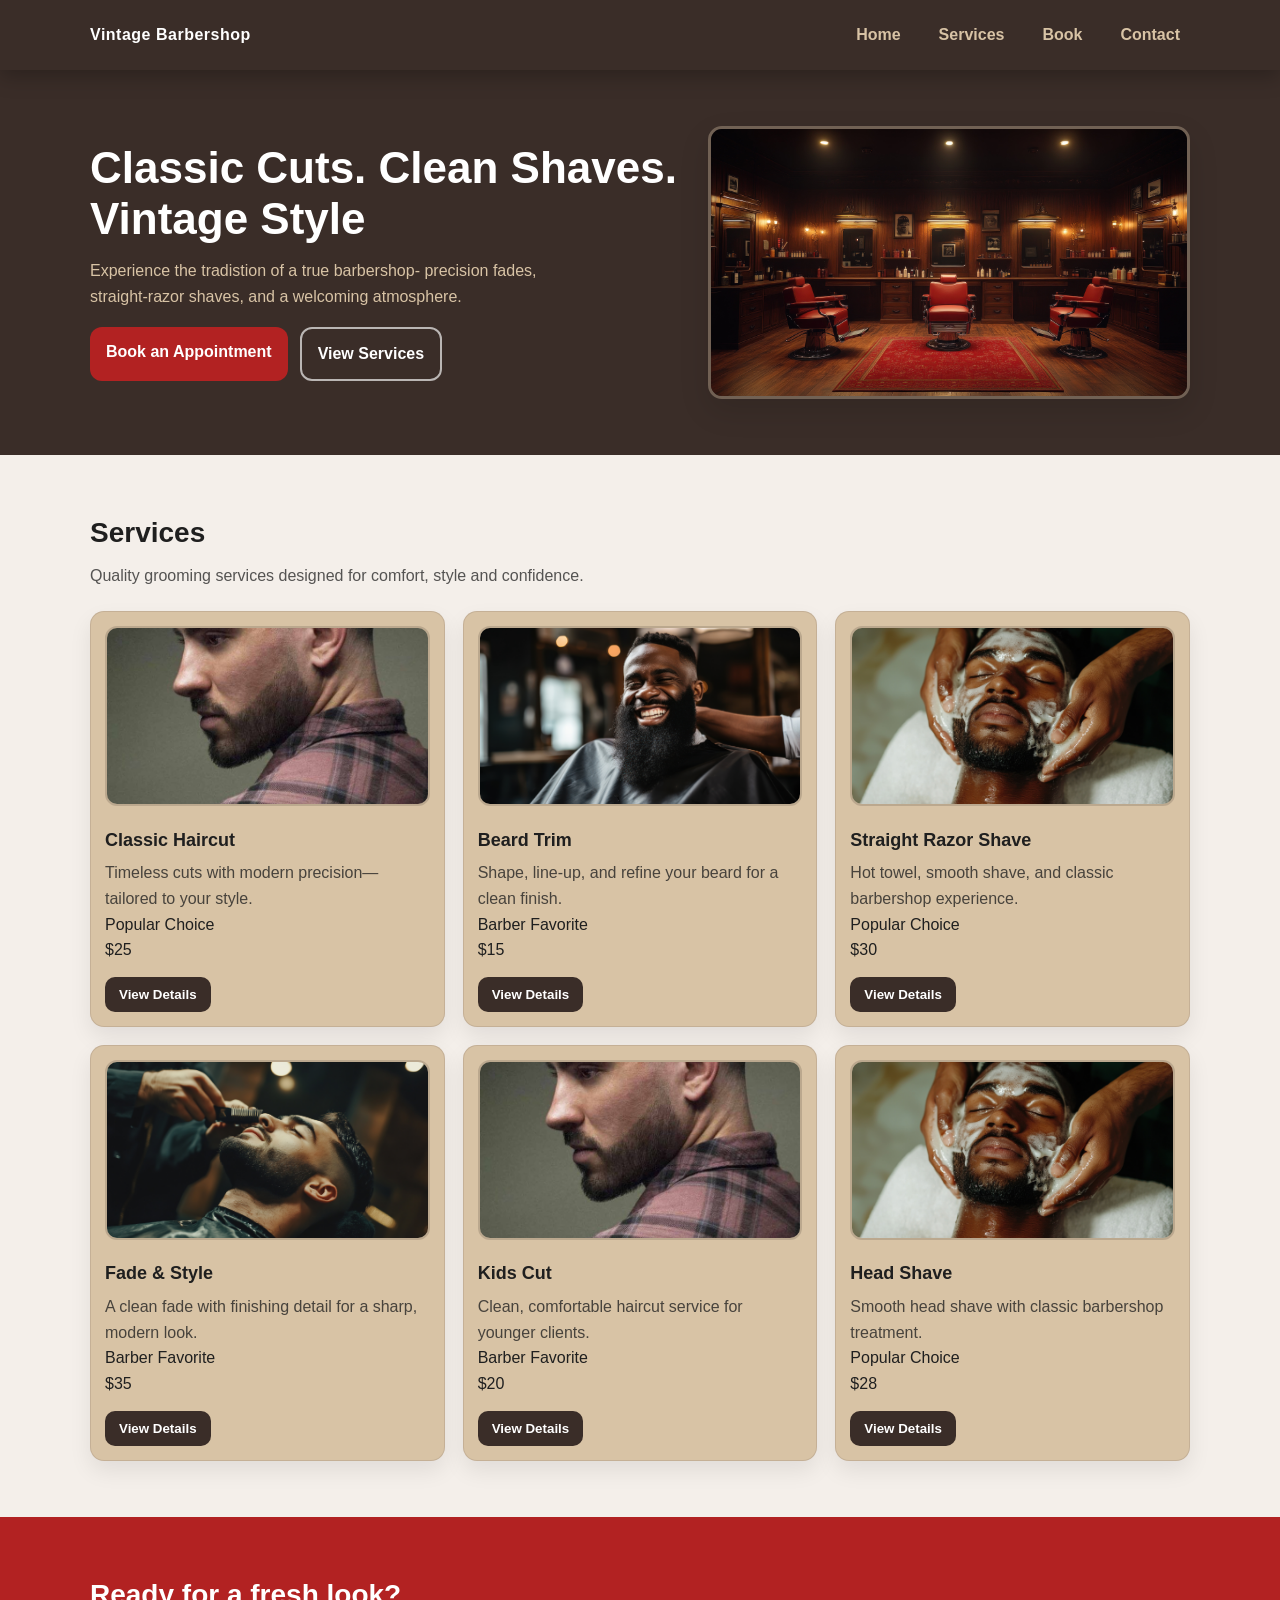
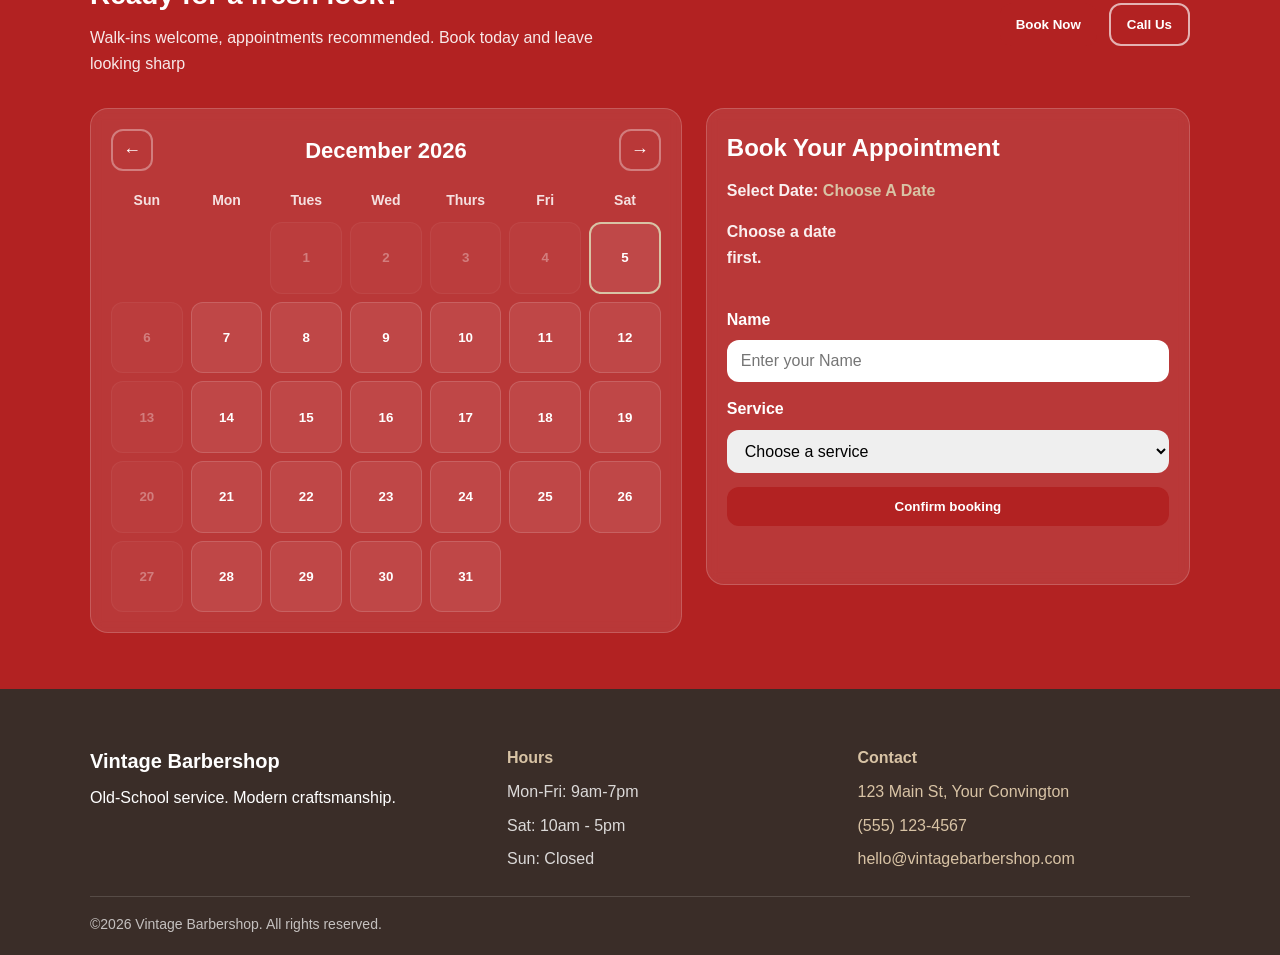
<file: index.html>
<!doctype html>
<html lang="en">
  <head>
    <meta charset="UTF-8" />
    <meta name="viewport" content="width=device-width, initial-scale=1.0" />
    <title>Vintage Barbershop</title>
    <!--CSS-->
    <link rel="stylesheet" href="css/styles.css" />
    <link rel="stylesheet" href="css/calendar.css" />
  </head>
  <body>
    <!-- ==== HEADER / NAVBAR ====-->
    <header class="site-header">
      <div class="container header-inner">
        <a href="#" class="logo" id="logo">Vintage Barbershop</a>
        <nav class="nav" id="nav">
          <!-- <a href="#features" class="nav-link">Services</a>
          <a href="#cta" class="nav-link">Book</a>
          <a href="#footer" class="nav-link">Contact</a> -->
        </nav>
        <!--Mobile Menu Button (for later JS)-->
        <button class="menu-btn" id="menuBtn" aria-label="Open Menu">☰</button>
      </div>
      <!--Mobile Menu Button (for later JS)-->
      <div class="mobile-menu" id="MobileMenu">
        <!-- <a href="#features" class="mobile-link">Services</a>
        <a href="#cta" clas="mobile-link">Book</a>
        <a href="#footer" class="mobile-link">Contact</a> -->
      </div>
    </header>
    <!--==== Hero Section====-->
    <section class="hero" id="hero">
      <div class="container hero-inner">
        <div class="hero-text">
          <h1 id="heroHeading">Classic Cuts. Clean Shaves. Vintage Style</h1>
          <p id="heroSubtext">
            Experience the tradistion of a true barbershop- precision fades,
            straight-razor shaves, and a welcoming atmosphere.
          </p>
          <div class="hero-actions">
            <a href="#cta" class="btn btn-primary" id="bookbtn"
              >Book an Appointment</a
            >
            <a href="features" class="btn btn-secondary" id="servicesBtn"
              >View Services</a
            >
          </div>
        </div>

        <div class="hero-media">
          <!--Replace scr with your provided hero image--->
          <img
            src="assets/images/hero.jpg"
            alt="Barbershop Hero"
            class="hero-img"
            id="heroImg"
          />
        </div>
      </div>
    </section>
    <!--====Features /Services===-->

    <section class="features" id="features">
      <div class="container">
        <h2 class="section-title" id="featuresTitle">Services</h2>
        <p class="section-subtitle" id="featuresSubtitle">
          Quality grooming services designed for comfort, style and confidence.
        </p>
        <div class="feature-grid" id="featureGrid"></div>
      </div>
    </section>

    <!--====Call to Action Section====-->
    <section class="cta" id="cta">
      <div class="container cta-inner">
        <div class="cta-text">
          <h2 id="ctaHeading">Ready for a fresh look?</h2>
          <p id="ctaText">
            Walk-ins welcome, appointments recommended. Book today and leave
            looking sharp
          </p>
        </div>
        <div class="cta-actions">
          <button class="btn btn-primary" id="ctaBtn">Book Now</button>
          <button class="btn btn-secondary" id="callBtn">Call Us</button>
        </div>
      </div>

      <!--===Calendar Section===-->
      <div class="container booking-layout">
        <div class="calendar-card">
          <div class="calendar-header">
          <button class="calendar-nav-btn" id="prevMonthBtn">←</button>
          <h3 id="calendarMonthLabel">Month Year</h3>
          <button class="calendar-nav-btn" id="nextMonthBtn">→</button>
        </div>

        <div class="calendar-weekdays">
          <span>Sun</span>
          <span>Mon</span>
          <span>Tues</span>
          <span>Wed</span>
          <span>Thurs</span>
          <span>Fri</span>
          <span>Sat</span>
        </div>

        <div class="calendar-grid" id="calendarGrid"></div>
      </div>

      <div class="booking-panel">
        <h3 class="booking-panel-title">Book Your Appointment</h3>

        <p class="selected-date-text">
          Select Date:
          <span id="selectedDateText">Choose A Date</span>
        </p>

        <div class="time-slots" id="timeSlots"></div>

        <form id="bookingForm" class="booking-form">
          <div class="form-group">
            <label for="customerName">Name</label>
            <input
              type="text"
              id="customerName"
              placeholder="Enter your Name"
            />
          </div>
          <div class="form-group">
            <label for="customerService">Service</label>
            <select id="customerService">
              <option value="">Choose a service</option>
              <option value="Classic Haircuts">Classic Haircuts</option>
              <option value="Beard Trim">Beard Trim</option>
              <option value="Straight Razor Shave">Straight Razor Shave</option>
            </select>
          </div>

          <input type="hidden" id="selectedTimeInput" />
          <button type="submit" class="btn btn-primary booking-submit-btn">
            Confirm booking
          </button>

          <p id="bookingMessage" class="booking-message"></p>
        </form>
      </div>
      </div>
    </section>

    <!--====Footer Section====-->
    <footer class="site-footer" id="footer">
      <div class="container footer-inner">
        <div class="footer-col">
          <h3 class="footer-title">Vintage Barbershop</h3>
          <p class="footer-test">Old-School service. Modern craftsmanship.</p>
        </div>
        <div class="footer-col">
          <h4 class="footer-heading">Hours</h4>
          <ul class="footer-list" id="hourList">
            <li>Mon-Fri: 9am-7pm</li>
            <li>Sat: 10am - 5pm</li>
            <li>Sun: Closed</li>
          </ul>
        </div>
        <div class="footer-col">
          <h4 class="footer-heading">Contact</h4>
          <ul class="footer-list">
            <li>
              <a href="#" class="footer-link" id="addressLink">
                123 Main St, Your Convington</a
              >
            </li>
            <li>
              <a href="#" class="footer-link" id="phoneLink">(555) 123-4567</a>
            </li>
            <li>
              <a href="#" class="footer-link" id="emailLink"
                >hello@vintagebarbershop.com</a
              >
            </li>
          </ul>
        </div>
      </div>
      <div class="container footer-bottom">
        <p class="copyright">
          ©<span id="year"></span> Vintage Barbershop. All rights reserved.
        </p>
      </div>
    </footer>
    <!----  Service Details Moda ---->
    <div class="service-modal" id="serviceModal" aria-hidden="true">
      <div class="service-modal-overlay" id="serviceModalOverlay"></div>
      <div
        class="service-modal-content"
        role="dialog"
        aria-labeledby="serviceModaltitle"
      >
        <button
          class="service-modal-close"
          id="serviceModalClose"
          aria-label="Close modal"
        >
          x
        </button>
        <h3 id="serviceModalTitle">Service Details</h3>
        <p id="serviceModalPrice" class="service-modal-price"></p>
        <ul id="serviceModalList" class="service-modal-list"></ul>
      </div>
    </div>

    <!--JS-->
    <script src="js/main2.js"></script>
    <script src="js/calendar.js"></script>
  </body>
</html>
</file>
<file: css/styles.css>
/* =========================
Vintage Barbershop Theme
File: css/styles.css
========================= */

/* ---- CSS Variables (Vintage Palette) ---- */
:root {
--color-bg-primary: #F4EFEA; /* Cream */
--color-bg-dark: #3A2D28; /* Dark Brown */
--color-accent: #B22222; /* Barber Red */
--color-text-dark: #1F1F1F; /* Deep Brown/Black */
--color-beige: #D8C3A5; /* Beige */
--color-text-light: #FFFFFF; /* White */
--radius: 14px;
--shadow: 0 12px 30px rgba(0, 0, 0, 0.12);
--max-width: 1100px;
}

/* ---- Base Reset ---- */
* {
box-sizing: border-box;
margin: 0;
padding: 0;
}
html {
scroll-behavior: smooth;
}
body {
font-family: Arial, Helvetica, sans-serif;
background-color: var(--color-bg-primary);
color: var(--color-text-dark);
line-height: 1.6;
}

/* ---- Layout Helpers ---- */
.container {
width: 92%;
max-width: var(--max-width);
margin: 0 auto;
}

/* ---- Header / Navbar ---- */
.site-header {
background-color: var(--color-bg-dark);
color: var(--color-text-light);
position: sticky;
top: 0;
z-index: 10;
box-shadow: 0 6px 20px rgba(0,0,0,0.25);
}
.header-inner {
display: flex;
align-items: center;
justify-content: space-between;
padding: 14px 0;
gap: 16px;
}
.logo {
color: var(--color-text-light);
text-decoration: none;
font-weight: 800;
letter-spacing: 0.5px;
}
.nav {
display: flex;
gap: 18px;
}
.nav-link {
color: var(--color-beige);
text-decoration: none;
font-weight: 600;
padding: 8px 10px;
border-radius: 10px;
transition: background-color 0.2s ease, color 0.2s ease;
}
.nav-link:hover {
background-color: rgba(216, 195, 165, 0.12);
color: var(--color-text-light);
}

/* ---- Sticky Navbar Visual Change (on scroll) ----*/
.site-header {
    transition: padding 0.2s ease, border-radius 0.2s ease, width 0.2s ease, margin 0.2s ease;
}

/* When scrolled, we "float" the header with rounded corners*/
.site-header.is-scrolled {
    width: calc(100% - 24px);
    margin: 12px auto 0 auto;
    border-radius: 18px;
    padding: 2px 0;
}

/* Mobile button hidden on desktop */
.menu-btn {
display: none;
border: 2px solid rgba(255,255,255,0.25);
background: transparent;
color: var(--color-text-light);
padding: 8px 12px;
border-radius: 12px;
cursor: pointer;
}

/* Mobile menu hidden by default */
.mobile-menu {
display: none;
background-color: #2f241f;
border-top: 1px solid rgba(255,255,255,0.12);
}
.mobile-link {
display: block;
padding: 12px 4%;
color: var(--color-beige);
text-decoration: none;
font-weight: 600;
border-bottom: 1px solid rgba(255,255,255,0.08);
}
.mobile-link:hover {
background-color: rgba(216, 195, 165, 0.10);
color: var(--color-text-light);
}

/* ---- Buttons ---- */
.btn {
display: inline-block;
text-decoration: none;
border: none;
cursor: pointer;
font-weight: 700;
padding: 12px 16px;
border-radius: 12px;
transition: transform 0.08s ease, opacity 0.2s ease, background-color 0.2s ease, 
color 0.2s ease;
}
.btn:active {
transform: translateY(1px);
}
.btn-primary {
background-color: var(--color-accent);
color: var(--color-text-light);
}
.btn-primary:hover {
opacity: 0.92;
}
.btn-secondary {
background-color: transparent;
color: var(--color-bg-dark);
border: 2px solid var(--color-bg-dark);
}
.hero .btn-secondary,
.cta .btn-secondary {
color: var(--color-text-light);
border-color: rgba(255,255,255,0.65);
}
.btn-secondary:hover {
background-color: rgba(58, 45, 40, 0.08);
}
.hero .btn-secondary:hover,
.cta .btn-secondary:hover {
background-color: rgba(255, 255, 255, 0.12);
}

/* ---- Hero ---- */
.hero {
background-color: var(--color-bg-dark);
color: var(--color-text-light);
padding: 56px 0;
}
.hero-inner {
display: grid;
grid-template-columns: 1.1fr 0.9fr;
gap: 28px;
align-items: center;
}
.hero-text h1 {
font-size: clamp(28px, 4vw, 44px);
line-height: 1.15;
margin-bottom: 14px;
}
.hero-text p {
color: var(--color-beige);
max-width: 56ch;
margin-bottom: 18px;
}
.hero-actions {
display: flex;
flex-wrap: wrap;
gap: 12px;
}
.hero-media {
display: flex;
justify-content: center;
}
.hero-img {
width: 100%;
max-width: 520px;
border-radius: var(--radius);
box-shadow: var(--shadow);
border: 3px solid rgba(216,195,165,0.35);
object-fit: cover;
}

/* ---- Sections ---- */
.features,
.cta,
.site-footer {
padding: 56px 0;
}
.section-title {
font-size: 28px;
margin-bottom: 8px;
}
.section-subtitle {
color: rgba(31, 31, 31, 0.75);
margin-bottom: 22px;
max-width: 70ch;
}

/* ---- Features Grid ---- */
.feature-grid {
display: grid;
grid-template-columns: repeat(3, 1fr);
gap: 18px;
}
.feature-card {
background-color: var(--color-beige);
border-radius: var(--radius);
padding: 14px;
box-shadow: 0 10px 22px rgba(0,0,0,0.08);
border: 1px solid rgba(58,45,40,0.12);
}
.feature-img {
width: 100%;
height: 180px;
object-fit: cover;
border-radius: 12px;
border: 2px solid rgba(58,45,40,0.18);
margin-bottom: 12px;
}
.feature-title {
font-size: 18px;
margin-bottom: 6px;
}
.feature-text {
color: rgba(31, 31, 31, 0.78);
}

/* ---- Service Details ---- */
.service-actions {
margin-top: 14px;
display: flex;
gap: 10px;
flex-wrap: wrap;
} 
.service-details-btn {
background-color: var(--color-bg-dark);
color: var(--color-text-light);
border: none;
padding: 10px 14px;
border-radius: 10px;
font-weight: 700;
cursor: pointer;
transition: transform 0.2s ease, box-shadow 0.2s ease, opacity 0.2s ease;
}
.service-details-btn:hover {
transform: translateY(-2px) scale(1.03);
box-shadow: 0 10px 18px rgba(0, 0, 0, 0.16);
opacity: 0.96;
}
.service-details-btn:active {
transform: translateY(0);
}

/* ===== Service Modal ===== */
.service-modal {
position: fixed;
inset: 0;
display: none;
align-items: center;
justify-content: center;
padding: 20px;
z-index: 999;
}
.service-modal.is-open {
display: flex;
}
.service-modal-overlay {
position: absolute;
inset: 0;
background-color: rgba(0, 0, 0, 0.58);
}
.service-modal-content {
position: relative;
width: 100%;
max-width: 620px;
max-height: 80vh;
overflow-y: auto;
background-color: var(--color-bg-primary);
color: var(--color-text-dark);
border-radius: 18px;
padding: 28px 24px 24px;
box-shadow: 0 20px 40px rgba(0, 0, 0, 0.28);
border: 2px solid rgba(58, 45, 40, 0.15);
z-index: 1;
}
.service-modal-close {
position: absolute;
top: 12px;
right: 12px;
border: none;
background: transparent;
font-size: 28px;
line-height: 1;
cursor: pointer;
color: var(--color-bg-dark);
padding: 4px 8px;
border-radius: 8px;
}
.service-modal-close:hover {
background-color: rgba(58, 45, 40, 0.08);
}
.service-modal-price {
margin: 8px 0 16px;
font-size: 18px;
font-weight: 700;
color: var(--color-accent);
}
.service-modal-list {
padding-left: 20px;
display: grid;
gap: 10px;
} 
.service-modal-list li {
line-height: 1.5;
}

/* ---- CTA ---- */
.cta {
background-color: var(--color-accent);
color: var(--color-text-light);
}
.cta-inner {
display: flex;
align-items: center;
justify-content: space-between;
gap: 18px;
flex-wrap: wrap;
}
.cta-text h2 {
font-size: 28px;
margin-bottom: 8px;
}
.cta-text p {
color: rgba(255,255,255,0.90);
max-width: 60ch;
}
.cta-actions {
display: flex;
gap: 12px;
flex-wrap: wrap;
}

/* ---- Footer ---- */
.site-footer {
background-color: var(--color-bg-dark);
color: var(--color-text-light);
padding-bottom: 20px;
}
.footer-inner {
display: grid;
grid-template-columns: 1.2fr 1fr 1fr;
gap: 18px;
padding-bottom: 24px;
border-bottom: 1px solid rgba(255,255,255,0.14);
}
.footer-title {
font-size: 20px;
margin-bottom: 8px;
}
.footer-heading {
font-size: 16px;
margin-bottom: 8px;
color: var(--color-beige);
}
.footer-text {
color: rgba(255,255,255,0.82);
max-width: 50ch;
}
.footer-list {
list-style: none;
display: grid;
gap: 8px;
color: rgba(255,255,255,0.82);
}
.footer-link {
color: var(--color-beige);
text-decoration: none;
}
.footer-link:hover {
color: var(--color-text-light);
text-decoration: underline;
}
.footer-bottom {
padding-top: 16px;
}
.copyright {
color: rgba(255,255,255,0.70);
font-size: 14px;
}

/* ---- Responsive ---- */
@media (max-width: 900px) {
.hero-inner {
grid-template-columns: 1fr;
}
.feature-grid {
grid-template-columns: 1fr;
}
.footer-inner {
grid-template-columns: 1fr;
}
.nav {
display: none;
}
.menu-btn {
display: inline-flex;
align-items: center;
justify-content: center;
}
/* When you add JS later, you'll toggle this class */
.mobile-menu.is-open {
display: block;
}
}
</file>
<file: css/calendar.css>
.booking-layout {
    margin-top: 32px;
    display: grid;
    grid-template-columns: 1.1fr 0.9fr;
    gap: 24px;
    align-items: start;
}

.calendar-card,
.booking-panel {
    background-color: rgba(255, 255, 255, 0.1);
    border: 1px solid rgba(255, 255, 255, 0.18);
    border-radius: 18px;
    padding: 20px;
    backdrop-filter: blur(6px);
}

.calendar-header {
    display: flex;
    align-items: center;
    justify-content: space-between;
    gap: 12px;
    margin-bottom: 18px;
}

.calendar-header h3 {
    font-size: 22px;
    color: var(--color-text-light);
}

.calendar-nav-btn {
    border: 2px solid rgba(255, 255, 255, 0.35);
    background: transparent;
    color: #fff;
    width: 42px;
    height: 42px;
    border-radius: 12px;
    cursor: pointer;
    font-size: 18px;
    font-weight: 700;
    transition: background-color 0.2s ease, transform 0.1s ease;
}

.calendar-nav-btn:hover {
    background-color: rgba(255, 255, 255, 0.12);
}

.calendar-nav-btn:active {
    transform: translateY(1px);
}

.calendar-weekdays {
    display: grid;
    grid-template-columns: repeat(7, 1fr);
    gap: 8px;
    margin-bottom: 10px;
    font-weight: 700;
    font-size: 14px;
    text-align: center;
    color: rgba(255, 255, 255, 0.85);
}

.calendar-grid {
    display: grid;
    grid-template-columns: repeat(7, 1fr);
    gap: 8px;
}

.calendar-day,
.calendar-empty {
    aspect-ratio: 1 / 1;
    border-radius: 12px;
    display: flex;
    align-items: center;
    justify-content: center;
    font-weight: 700;
}

.calendar-empty {
    opacity: 0;
}

.calendar-day {
    border: 1px solid rgba(255, 255, 255, 0.14);
    background-color: rgba(255, 255, 255, 0.08);
    color: #fff;
    cursor: pointer;
    transition: background-color 0.2s ease, transform 0.1s ease, border-color 0.2s ease;
}

.calendar-day:hover {
    background-color: rgba(255, 255, 255, 0.18);
}

.calendar-day:active {
    transform: translateY(1px);
}

.calendar-day.today {
    border: 2px solid var(--color-beige);
}

.calendar-day.selected {
    background-color: #fff;
    color: var(--color-bg-dark);
    border-color: #fff;
}

.calendar-day.disabled {
    opacity: 0.35;
    cursor: not-allowed;
    pointer-events: none;
}

.booking-panel-title {
    font-size: 24px;
    margin-bottom: 10px;
    color: #fff;
}

.selected-date-text {
    margin-bottom: 16px;
    font-weight: 700;
    color: rgba(255, 255, 255, 0.92);
}

#selectedDateText {
    color: var(--color-beige);
}

.time-slots {
    display: grid;
    grid-template-columns: repeat(3, 1fr);
    gap: 10px;
    margin-bottom: 20px;
}

.time-slot-btn {
    border: 2px solid rgba(255, 255, 255, 0.25);
    background: rgba(255, 255, 255, 0.08);
    color: #fff;
    padding: 10px 12px;
    border-radius: 12px;
    cursor: pointer;
    font-weight: 700;
    transition: background-color 0.2s ease, border-color 0.2s ease;
}

.time-slot-btn:hover {
    background-color: rgba(255, 255, 255, 0.14);
}

.time-slot-btn.selected {
    background-color: #fff;
    color: var(--color-bg-dark);
    border-color: #fff;
}

.booking-form {
    display: grid;
    gap: 14px;
}

.form-group {
    display: grid;
    gap: 8px;
}

.form-group label {
    font-weight: 700;
    color: #fff;
}

.form-group input,
.form-group select {
    border: none;
    border-radius: 12px;
    padding: 12px 14px;
    font-size: 16px;
}

.booking-submit-btn {
    width: 100%;
}

.booking-message {
    min-height: 24px;
    font-weight: 700;
    color: #fff;
}

.booking-message.error {
    color: #ffe0e0;
}

.booking-message.success {
    color: #d6ffd6;
}

@media (max-width: 900px) {
    .booking-layout {
        grid-template-columns: 1fr;
    }

    .time-slots {
        grid-template-columns: repeat(2, 1fr);
    }
}
</file>
